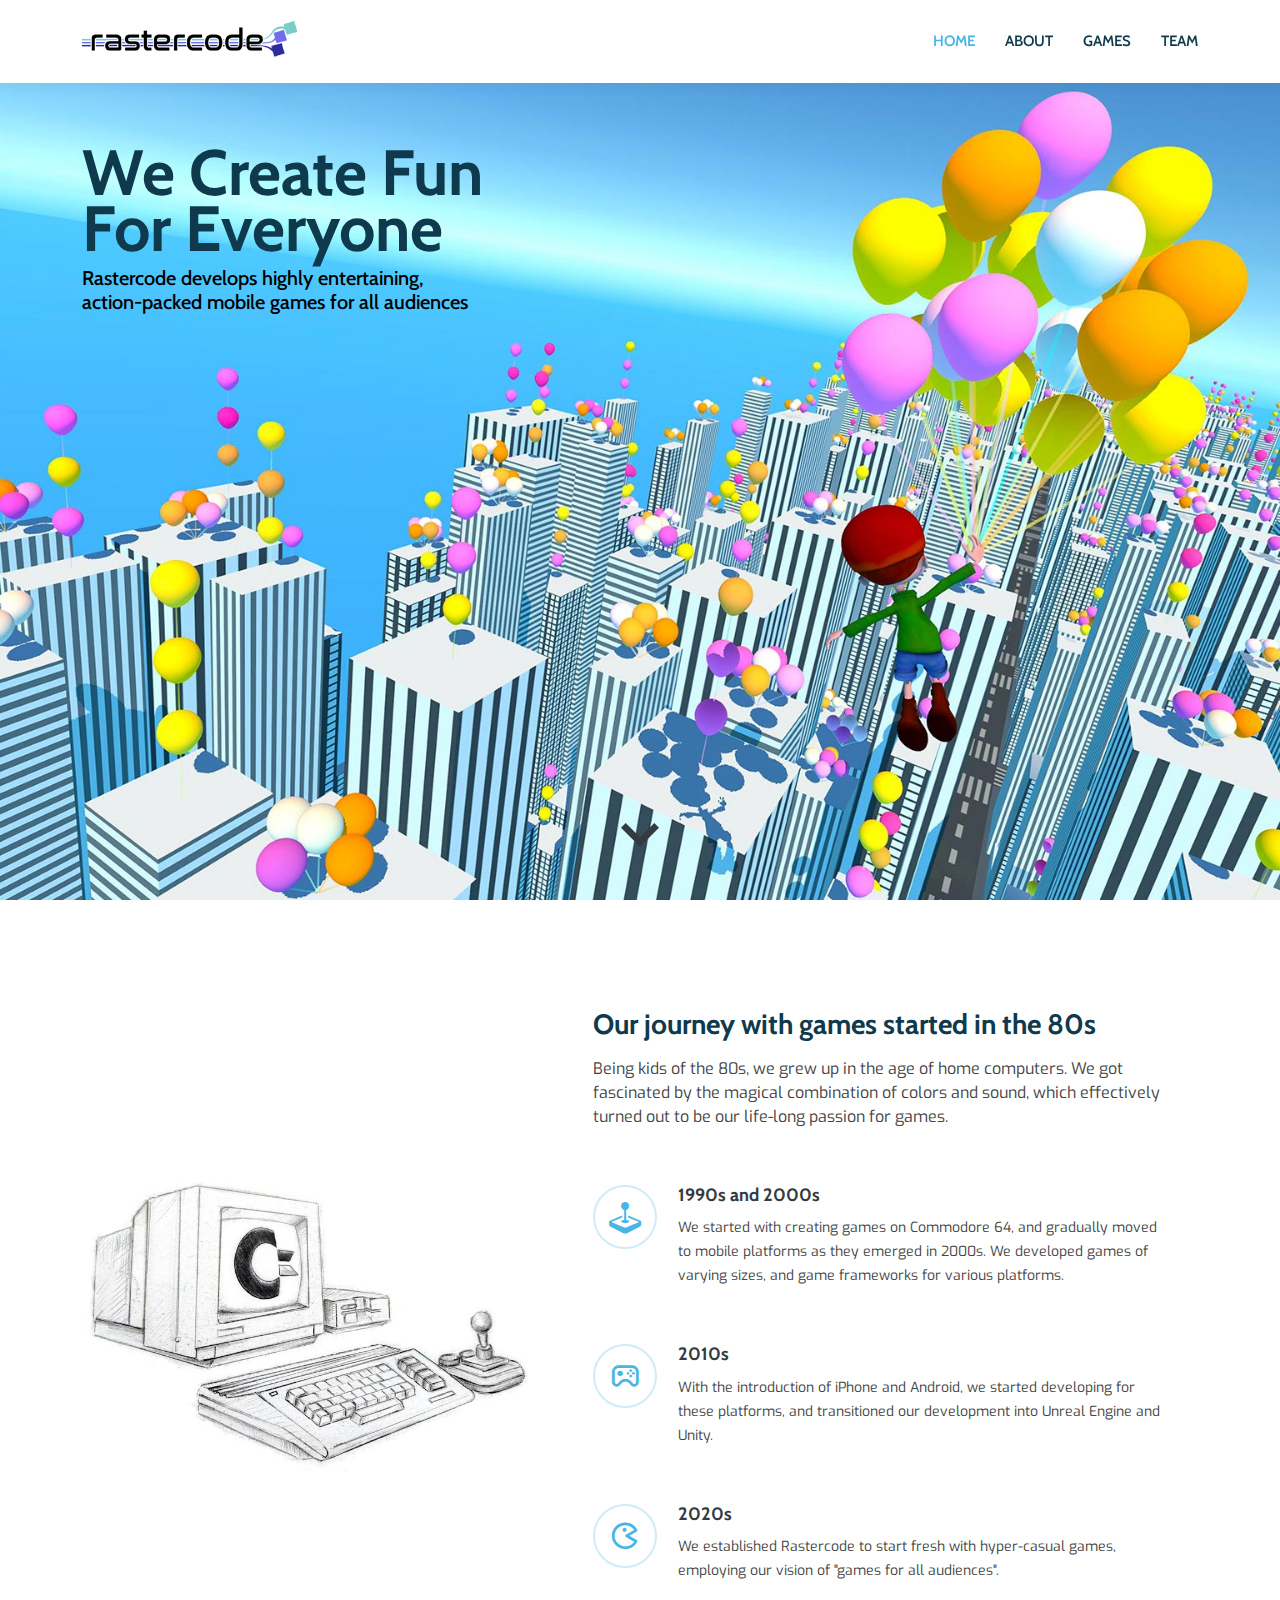
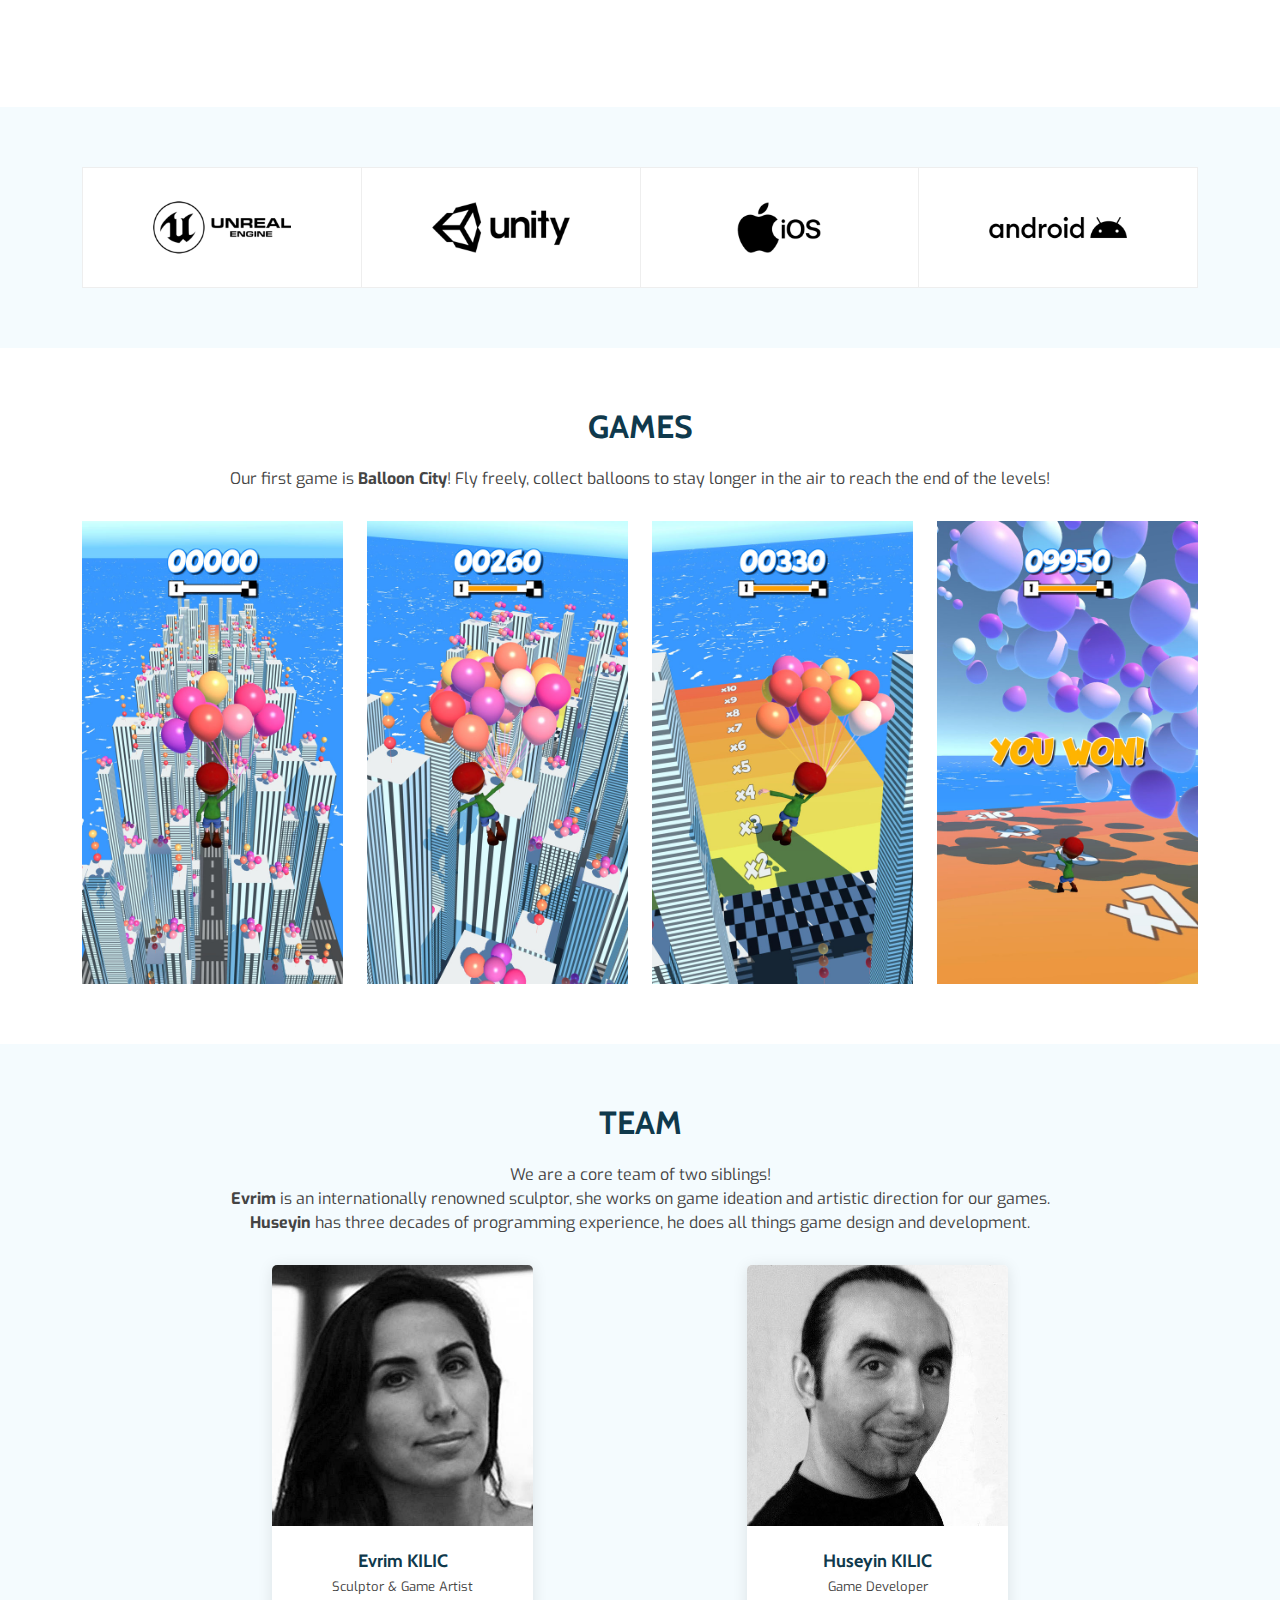
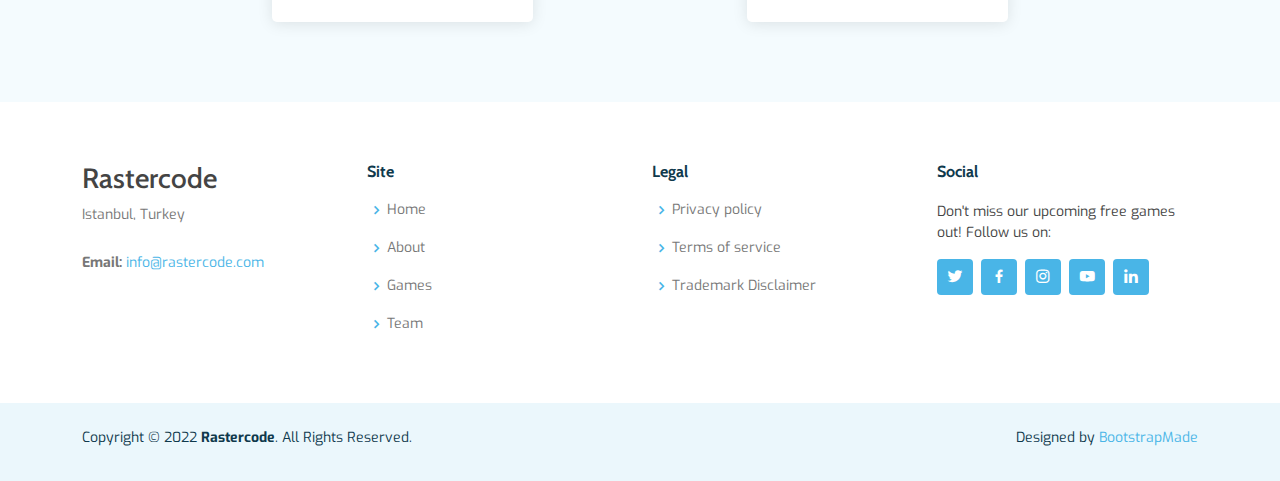
<file: index.html>
<!DOCTYPE html>
<html lang="en">

<head>
  <!-- Global site tag (gtag.js) - Google Analytics -->
  <script async src="https://www.googletagmanager.com/gtag/js?id=G-9CVNKBS6TQ"></script>
  <script>
    window.dataLayer = window.dataLayer || [];
    function gtag(){dataLayer.push(arguments);}
    gtag('js', new Date());

    gtag('config', 'G-9CVNKBS6TQ');
  </script>

  <meta charset="utf-8">
  <meta name="viewport" content="width=device-width, initial-scale=1.0">

  <title>Rastercode</title>
  <meta name="description"content="Mobile game studio developing highly entertaining, action-packed hyper-casual games for all audiences.">
  <meta name="keywords" content="hyper-casual, games, casual, action, mobile, android, iphone, ipad">

  <meta property="og:title" content="Rastercode">
  <meta property="og:type" content="website">
  <meta property="og:url" content="https://www.rastercode.com/">
  <meta property="og:image" content="https://www.rastercode.com/assets/img/ogimage.jpg">
  <meta property="og:description" content="Mobile game studio developing highly entertaining, action-packed hyper-casual games for all audiences.">

  <!-- Favicons -->
  <link href="assets/img/favicon.png" rel="icon">
  <link href="assets/img/apple-touch-icon.png" rel="apple-touch-icon">

  <!-- Google Fonts -->
  <link rel="preconnect" href="https://fonts.googleapis.com">
  <link rel="preconnect" href="https://fonts.gstatic.com" crossorigin>
  <link href="https://fonts.googleapis.com/css?family=Exo:400,700|Cabin:400,700" rel="stylesheet">

  <!-- Vendor CSS Files -->
  <link href="assets/vendor/bootstrap/css/bootstrap.min.css" rel="stylesheet">
  <link href="assets/vendor/bootstrap-icons/bootstrap-icons.css" rel="stylesheet">
  <link href="assets/vendor/boxicons/css/boxicons.min.css" rel="stylesheet">
  <link href="assets/vendor/glightbox/css/glightbox.min.css" rel="stylesheet">
  <link href="assets/vendor/swiper/swiper-bundle.min.css" rel="stylesheet">

  <!-- Template Main CSS File -->
  <link href="assets/css/style.css" rel="stylesheet">

  <!-- =======================================================
  * Template Name: Butterfly - v4.7.0
  * Template URL: https://bootstrapmade.com/butterfly-free-bootstrap-theme/
  * Author: BootstrapMade.com
  * License: https://bootstrapmade.com/license/
  ======================================================== -->
</head>

<body>

  <!-- ======= Header ======= -->
  <header id="header" class="fixed-top">
    <div class="container d-flex align-items-center justify-content-between">

      <a href="index.html" class="logo"><img src="assets/img/logo.png" alt="Rastercode logo" class="img-fluid"></a>

      <nav id="navbar" class="navbar">
        <ul>
          <li><a class="nav-link scrollto active" href="index.html#hero">Home</a></li>
          <li><a class="nav-link scrollto" href="index.html#about">About</a></li>
          <li><a class="nav-link scrollto" href="index.html#gallery">Games</a></li>
          <li><a class="nav-link scrollto" href="index.html#team">Team</a></li>
        </ul>
        <i class="bi bi-list mobile-nav-toggle"></i>
      </nav><!-- .navbar -->

    </div>
  </header><!-- End Header -->

  <!-- ======= Hero Section ======= -->
  <section id="hero" class="d-flex">

    <div class="container">
      <div class="row">
        <div class="col-lg-12 pt-4 pt-lg-0 order-2 order-lg-1 d-flex flex-column justify-content-center">
          <h1>We Create Fun <br>For Everyone</h1>
          <h2>Rastercode develops highly entertaining, <br>action-packed mobile games for all audiences</h2>
        </div>
      </div>
      <div class="position-absolute bottom-0 start-50 translate-middle-x down-arrow">
        <a class="scrollto" href="index.html#about"><i class="bx bx-chevron-down"></i></a>
      </div>
    </div>

  </section><!-- End Hero -->

  <main id="main">

    <!-- ======= About Section ======= -->
    <section id="about" class="about">
      <div class="container">

        <div class="row">
          <div class="col-xl-5 col-lg-6 d-flex align-items-center">
            <img src="assets/img/about.jpg" alt="About Rastercode" class="img-fluid">
          </div>

          <div class="col-xl-7 col-lg-6 icon-boxes d-flex flex-column align-items-stretch justify-content-center py-sm-1 py-md-3 py-lg-5 px-lg-5">
            <h3>Our journey with games started in the 80s</h3>
            <p>Being kids of the 80s, we grew up in the age of home computers. We got fascinated by the magical combination of colors and sound, which effectively turned out to be our life-long passion for games.</p>

            <div class="icon-box">
              <div class="icon"><i class="bx bi-joystick"></i></div>
              <h4 class="title"><a href="">1990s and 2000s</a></h4>
              <p class="description">We started with creating games on Commodore 64, and gradually moved to mobile platforms as they emerged in 2000s. We developed games of varying sizes, and game frameworks for various platforms.</p>
            </div>

            <div class="icon-box">
              <div class="icon"><i class="bx bx-joystick"></i></div>
              <h4 class="title"><a href="">2010s</a></h4>
              <p class="description">With the introduction of iPhone and Android, we started developing for these platforms, and transitioned our development into Unreal Engine and Unity.</p>
            </div>

            <div class="icon-box">
              <div class="icon"><i class="bx bx-game"></i></div>
              <h4 class="title"><a href="">2020s</a></h4>
              <p class="description">We established Rastercode to start fresh with hyper-casual games, employing our vision of "games for all audiences".</p>
            </div>

          </div>
        </div>

      </div>
    </section><!-- End About Section -->

    <!-- ======= Clients Section ======= -->
    <section id="clients" class="clients section-bg">
      <div class="container">

        <div class="row g-0 clients-wrap clearfix wow fadeInUp">

          <div class="col-lg-3 col-6">
            <div class="client-logo">
              <img src="assets/img/clients/unreal.png" class="img-fluid" alt="Unreal Engine logo">
            </div>
          </div>

          <div class="col-lg-3 col-6">
            <div class="client-logo">
              <img src="assets/img/clients/unity.png" class="img-fluid" alt="Unity logo">
            </div>
          </div>

          <div class="col-lg-3 col-6">
            <div class="client-logo">
              <img src="assets/img/clients/ios.png" class="img-fluid" alt="iOS logo">
            </div>
          </div>

          <div class="col-lg-3 col-6">
            <div class="client-logo">
              <img src="assets/img/clients/android.png" class="img-fluid" alt="Android logo">
            </div>
          </div>

        </div>

      </div>
    </section><!-- End Clients Section -->

    <!-- ======= Gallery Section ======= -->
    <section id="gallery" class="gallery">
      <div class="container">

        <div class="section-title">
          <h2>Games</h2>
          <p>Our first game is <strong>Balloon City</strong>! Fly freely, collect balloons to stay longer in the air to reach the end of the levels!</p>
        </div>

        <div class="row no-gutters text-center">

          <div class="col-lg-3 col-md-4">
            <div class="gallery-item">
              <a href="assets/img/gallery/balloon_city_1.jpg" class="galleery-lightbox" data-gallery="gallery-item">
                <img src="assets/img/gallery/balloon_city_1.jpg" alt="Balloon City screenshot" class="img-fluid">
              </a>
            </div>
          </div>

          <div class="col-lg-3 col-md-4">
            <div class="gallery-item">
              <a href="assets/img/gallery/balloon_city_2.jpg" class="galleery-lightbox" data-gallery="gallery-item">
                <img src="assets/img/gallery/balloon_city_2.jpg" alt="Balloon City screenshot" class="img-fluid">
              </a>
            </div>
          </div>

          <div class="col-lg-3 col-md-4">
            <div class="gallery-item">
              <a href="assets/img/gallery/balloon_city_3.jpg" class="galleery-lightbox" data-gallery="gallery-item">
                <img src="assets/img/gallery/balloon_city_3.jpg" alt="Balloon City screenshot" class="img-fluid">
              </a>
            </div>
          </div>

          <div class="col-lg-3 col-md-4">
            <div class="gallery-item">
              <a href="assets/img/gallery/balloon_city_4.jpg" class="galleery-lightbox" data-gallery="gallery-item">
                <img src="assets/img/gallery/balloon_city_4.jpg" alt="Balloon City screenshot" class="img-fluid">
              </a>
            </div>
          </div>

        </div>

      </div>
    </section><!-- End Gallery Section -->

    <!-- ======= Team Section ======= -->
    <section id="team" class="team section-bg">
      <div class="container">

        <div class="section-title">
          <h2>Team</h2>
          <p>We are a core team of two siblings!</p>
          <p><strong>Evrim</strong> is an internationally renowned sculptor, she works on game ideation and artistic direction for our games.</p>
          <p><strong>Huseyin</strong> has three decades of programming experience, he does all things game design and development.</p>
        </div>

        <div class="row justify-content-evenly">

            <div class="col-lg-3 col-md-6 d-flex align-items-stretch">
              <div class="member">
                <div class="member-img">
                  <img src="assets/img/team/evrim_kilic.jpg" class="img-fluid" alt="Evrim Kilic">
                  <div class="social">
                    <a href="https://www.instagram.com/evrim_kilic"><i class="bi bi-instagram"></i></a>
                  </div>
                </div>
                <div class="member-info text-center">
                  <h4>Evrim KILIC</h4>
                  <span>Sculptor & Game Artist</span>
                </div>
              </div>
            </div>

            <div class="col-lg-3 col-md-6 d-flex align-items-stretch">
              <div class="member">
                <div class="member-img">
                  <img src="assets/img/team/huseyin_kilic.jpg" class="img-fluid" alt="Huseyin Kilic">
                  <div class="social">
                    <a href="https://twitter.com/huseyin_kilic"><i class="bi bi-twitter"></i></a>
                    <a href="https://www.linkedin.com/in/kilic-huseyin"><i class="bi bi-linkedin"></i></a>
                  </div>
                </div>
                <div class="member-info text-center">
                  <h4>Huseyin KILIC</h4>
                  <span>Game Developer</span>
                </div>
              </div>
            </div>

        </div>

      </div>
    </section><!-- End Team Section -->

  </main><!-- End #main -->

  <!-- ======= Footer ======= -->
  <footer id="footer">

    <div class="footer-top">
      <div class="container">
        <div class="row">

          <div class="col-lg-3 col-md-6 footer-contact">
            <h3>Rastercode</h3>
            <p>
              Istanbul, Turkey<br><br>
              <strong>Email:</strong> <a href="mailto:info@rastercode.com">info@rastercode.com</a><br>
            </p>
          </div>

          <div class="col-lg-3 col-md-6 footer-links">
            <h4>Site</h4>
            <ul>
              <li><i class="bx bx-chevron-right"></i> <a href="index.html#hero">Home</a></li>
              <li><i class="bx bx-chevron-right"></i> <a href="index.html#about">About</a></li>
              <li><i class="bx bx-chevron-right"></i> <a href="index.html#gallery">Games</a></li>
              <li><i class="bx bx-chevron-right"></i> <a href="index.html#Team">Team</a></li>
           </ul>
          </div>

          <div class="col-lg-3 col-md-6 footer-links">
            <h4>Legal</h4>
            <ul>
              <li><i class="bx bx-chevron-right"></i> <a href="privacy.html">Privacy policy</a></li>
              <li><i class="bx bx-chevron-right"></i> <a href="terms.html">Terms of service</a></li>
              <li><i class="bx bx-chevron-right"></i> <a href="disclaimer.html">Trademark Disclaimer</a></li>
            </ul>
          </div>

          <div class="col-lg-3 col-md-6 footer-links">
            <h4>Social</h4>
            <p>Don't miss our upcoming free games out! Follow us on:</p>
            <div class="social-links mt-3">
              <a href="https://twitter.com/rastercode" class="twitter"><i class="bx bxl-twitter"></i></a>
              <a href="https://www.facebook.com/rastercode" class="facebook"><i class="bx bxl-facebook"></i></a>
              <a href="https://www.instagram.com/rastercode" class="instagram"><i class="bx bxl-instagram"></i></a>
              <a href="https://www.youtube.com/channel/UCrK_VNwwLofwg_6Gn7TSOvg" class="youtube"><i class="bx bxl-youtube"></i></a>
              <a href="https://www.linkedin.com/company/rastercode/" class="linkedin"><i class="bx bxl-linkedin"></i></a>
            </div>
          </div>

        </div>
      </div>
    </div>

    <div class="container py-4">
      <div class="copyright">
        Copyright &copy; 2022 <strong><span>Rastercode</span></strong>. All Rights Reserved.
      </div>
      <div class="credits">
        <!-- All the links in the footer should remain intact. -->
        <!-- You can delete the links only if you purchased the pro version. -->
        <!-- Licensing information: https://bootstrapmade.com/license/ -->
        <!-- Purchase the pro version with working PHP/AJAX contact form: https://bootstrapmade.com/butterfly-free-bootstrap-theme/ -->
        Designed by <a href="https://bootstrapmade.com/">BootstrapMade</a>
      </div>
    </div>
  </footer><!-- End Footer -->

  <a href="#" class="back-to-top d-flex align-items-center justify-content-center"><i class="bi bi-arrow-up-short"></i></a>

  <!-- Vendor JS Files -->
  <script src="assets/vendor/bootstrap/js/bootstrap.bundle.min.js"></script>
  <script src="assets/vendor/glightbox/js/glightbox.min.js"></script>
  <script src="assets/vendor/swiper/swiper-bundle.min.js"></script>

  <!-- Template Main JS File -->
  <script src="assets/js/main.js"></script>

</body>

</html>
</file>
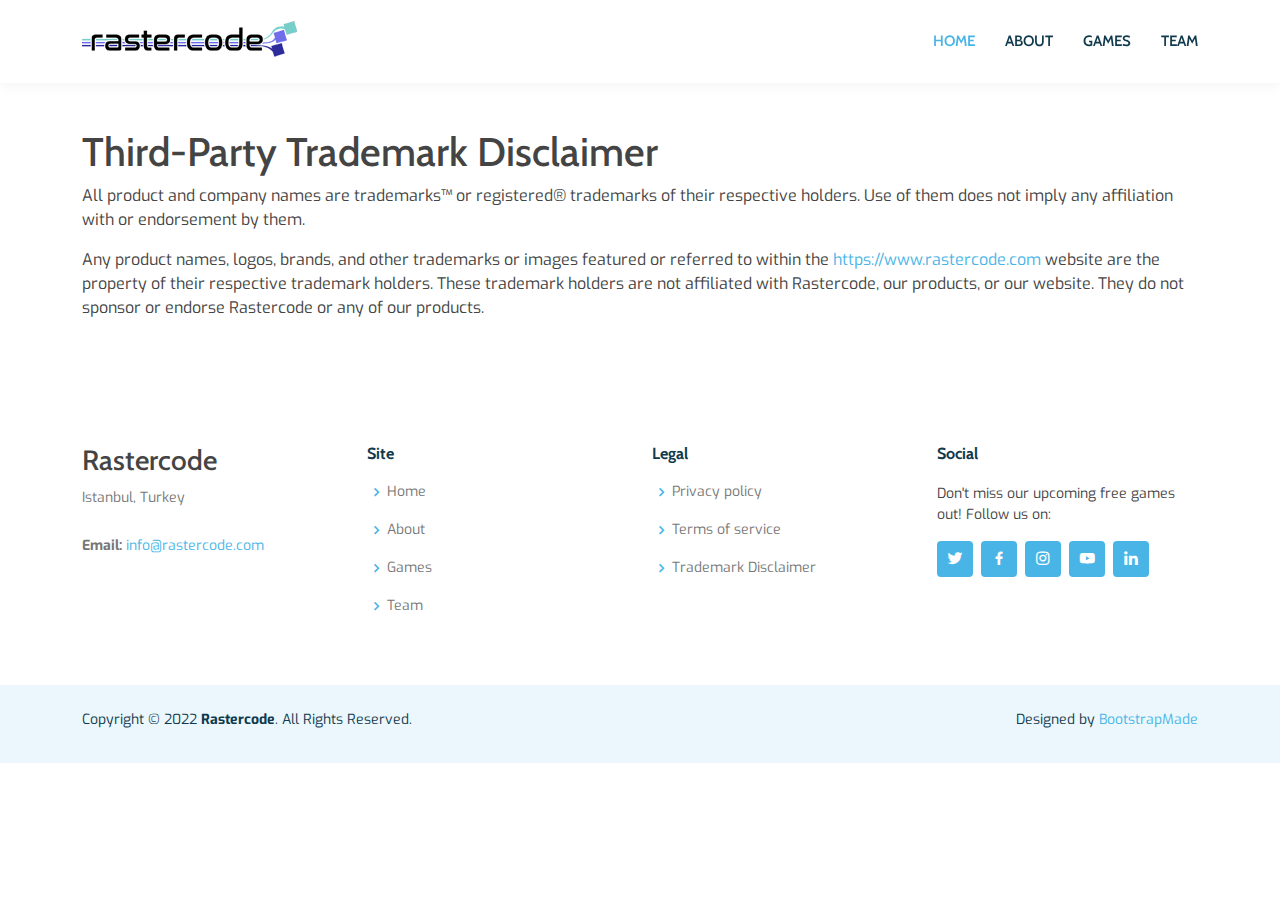
<file: disclaimer.html>
<!DOCTYPE html>
<html lang="en">

<head>
  <!-- Global site tag (gtag.js) - Google Analytics -->
  <script async src="https://www.googletagmanager.com/gtag/js?id=G-9CVNKBS6TQ"></script>
  <script>
    window.dataLayer = window.dataLayer || [];
    function gtag(){dataLayer.push(arguments);}
    gtag('js', new Date());

    gtag('config', 'G-9CVNKBS6TQ');
  </script>

  <meta charset="utf-8">
  <meta name="viewport" content="width=device-width, initial-scale=1.0">

  <title>Rastercode Disclaimer</title>

  <!-- Favicons -->
  <link href="assets/img/favicon.png" rel="icon">
  <link href="assets/img/apple-touch-icon.png" rel="apple-touch-icon">

  <!-- Google Fonts -->
  <link rel="preconnect" href="https://fonts.googleapis.com">
  <link rel="preconnect" href="https://fonts.gstatic.com" crossorigin>
  <link href="https://fonts.googleapis.com/css?family=Exo:400,400i,700,700i|Cabin:400,400i,700,700i" rel="stylesheet">

  <!-- Vendor CSS Files -->
  <link href="assets/vendor/bootstrap/css/bootstrap.min.css" rel="stylesheet">
  <link href="assets/vendor/bootstrap-icons/bootstrap-icons.css" rel="stylesheet">
  <link href="assets/vendor/boxicons/css/boxicons.min.css" rel="stylesheet">

  <!-- Template Main CSS File -->
  <link href="assets/css/style.css" rel="stylesheet">

  <!-- =======================================================
  * Template Name: Butterfly - v4.7.0
  * Template URL: https://bootstrapmade.com/butterfly-free-bootstrap-theme/
  * Author: BootstrapMade.com
  * License: https://bootstrapmade.com/license/
  ======================================================== -->
</head>

<body>

  <!-- ======= Header ======= -->
  <header id="header" class="fixed-top">
    <div class="container d-flex align-items-center justify-content-between">

      <a href="index.html" class="logo"><img src="assets/img/logo.png" alt="" class="img-fluid"></a>

      <nav id="navbar" class="navbar">
        <ul>
          <li><a class="nav-link scrollto active" href="index.html#hero">Home</a></li>
          <li><a class="nav-link scrollto" href="index.html#about">About</a></li>
          <li><a class="nav-link scrollto" href="index.html#gallery">Games</a></li>
          <li><a class="nav-link scrollto" href="index.html#team">Team</a></li>
        </ul>
        <i class="bi bi-list mobile-nav-toggle"></i>
      </nav><!-- .navbar -->

    </div>
  </header><!-- End Header -->

  <main id="main">
    <div class="container">

    <div class="col-12" style="margin-top: 5em; padding: 3em 0em;">

        <h1>Third-Party Trademark Disclaimer</h1>

        <p>All product and company names are trademarks™ or registered® trademarks of their respective holders. Use of them does not imply any affiliation with or endorsement by them.</p>

        <p>Any product names, logos, brands, and other trademarks or images featured or referred to within the <a href="https://www.rastercode.com">https://www.rastercode.com</a> website are the property of their respective trademark holders. These trademark holders are not affiliated with Rastercode, our products, or our website. They do not sponsor or endorse Rastercode or any of our products.</p>

    </div>

    </div>
  </main><!-- End #main -->

  <!-- ======= Footer ======= -->
  <footer id="footer">

    <div class="footer-top">
      <div class="container">
        <div class="row">

          <div class="col-lg-3 col-md-6 footer-contact">
            <h3>Rastercode</h3>
            <p>
              Istanbul, Turkey<br><br>
              <strong>Email:</strong> <a href="mailto:info@rastercode.com">info@rastercode.com</a><br>
            </p>
          </div>

          <div class="col-lg-3 col-md-6 footer-links">
            <h4>Site</h4>
            <ul>
              <li><i class="bx bx-chevron-right"></i> <a href="index.html#hero">Home</a></li>
              <li><i class="bx bx-chevron-right"></i> <a href="index.html#about">About</a></li>
              <li><i class="bx bx-chevron-right"></i> <a href="index.html#gallery">Games</a></li>
              <li><i class="bx bx-chevron-right"></i> <a href="index.html#Team">Team</a></li>
           </ul>
          </div>

          <div class="col-lg-3 col-md-6 footer-links">
            <h4>Legal</h4>
            <ul>
              <li><i class="bx bx-chevron-right"></i> <a href="privacy.html">Privacy policy</a></li>
              <li><i class="bx bx-chevron-right"></i> <a href="terms.html">Terms of service</a></li>
              <li><i class="bx bx-chevron-right"></i> <a href="disclaimer.html">Trademark Disclaimer</a></li>
            </ul>
          </div>

          <div class="col-lg-3 col-md-6 footer-links">
            <h4>Social</h4>
            <p>Don't miss our upcoming free games out! Follow us on:</p>
            <div class="social-links mt-3">
              <a href="https://twitter.com/rastercode" class="twitter"><i class="bx bxl-twitter"></i></a>
              <a href="https://www.facebook.com/rastercode" class="facebook"><i class="bx bxl-facebook"></i></a>
              <a href="https://www.instagram.com/rastercode" class="instagram"><i class="bx bxl-instagram"></i></a>
              <a href="https://www.youtube.com/channel/UCrK_VNwwLofwg_6Gn7TSOvg" class="youtube"><i class="bx bxl-youtube"></i></a>
              <a href="https://www.linkedin.com/company/rastercode/" class="linkedin"><i class="bx bxl-linkedin"></i></a>
            </div>
          </div>

        </div>
      </div>
    </div>

    <div class="container py-4">
      <div class="copyright">
        Copyright &copy; 2022 <strong><span>Rastercode</span></strong>. All Rights Reserved.
      </div>
      <div class="credits">
        <!-- All the links in the footer should remain intact. -->
        <!-- You can delete the links only if you purchased the pro version. -->
        <!-- Licensing information: https://bootstrapmade.com/license/ -->
        <!-- Purchase the pro version with working PHP/AJAX contact form: https://bootstrapmade.com/butterfly-free-bootstrap-theme/ -->
        Designed by <a href="https://bootstrapmade.com/">BootstrapMade</a>
      </div>
    </div>
  </footer><!-- End Footer -->

  <a href="#" class="back-to-top d-flex align-items-center justify-content-center"><i class="bi bi-arrow-up-short"></i></a>

  <!-- Vendor JS Files -->
  <script src="assets/vendor/bootstrap/js/bootstrap.bundle.min.js"></script>

  <!-- Template Main JS File -->
  <script src="assets/js/main.js"></script>

</body>

</html>
</file>
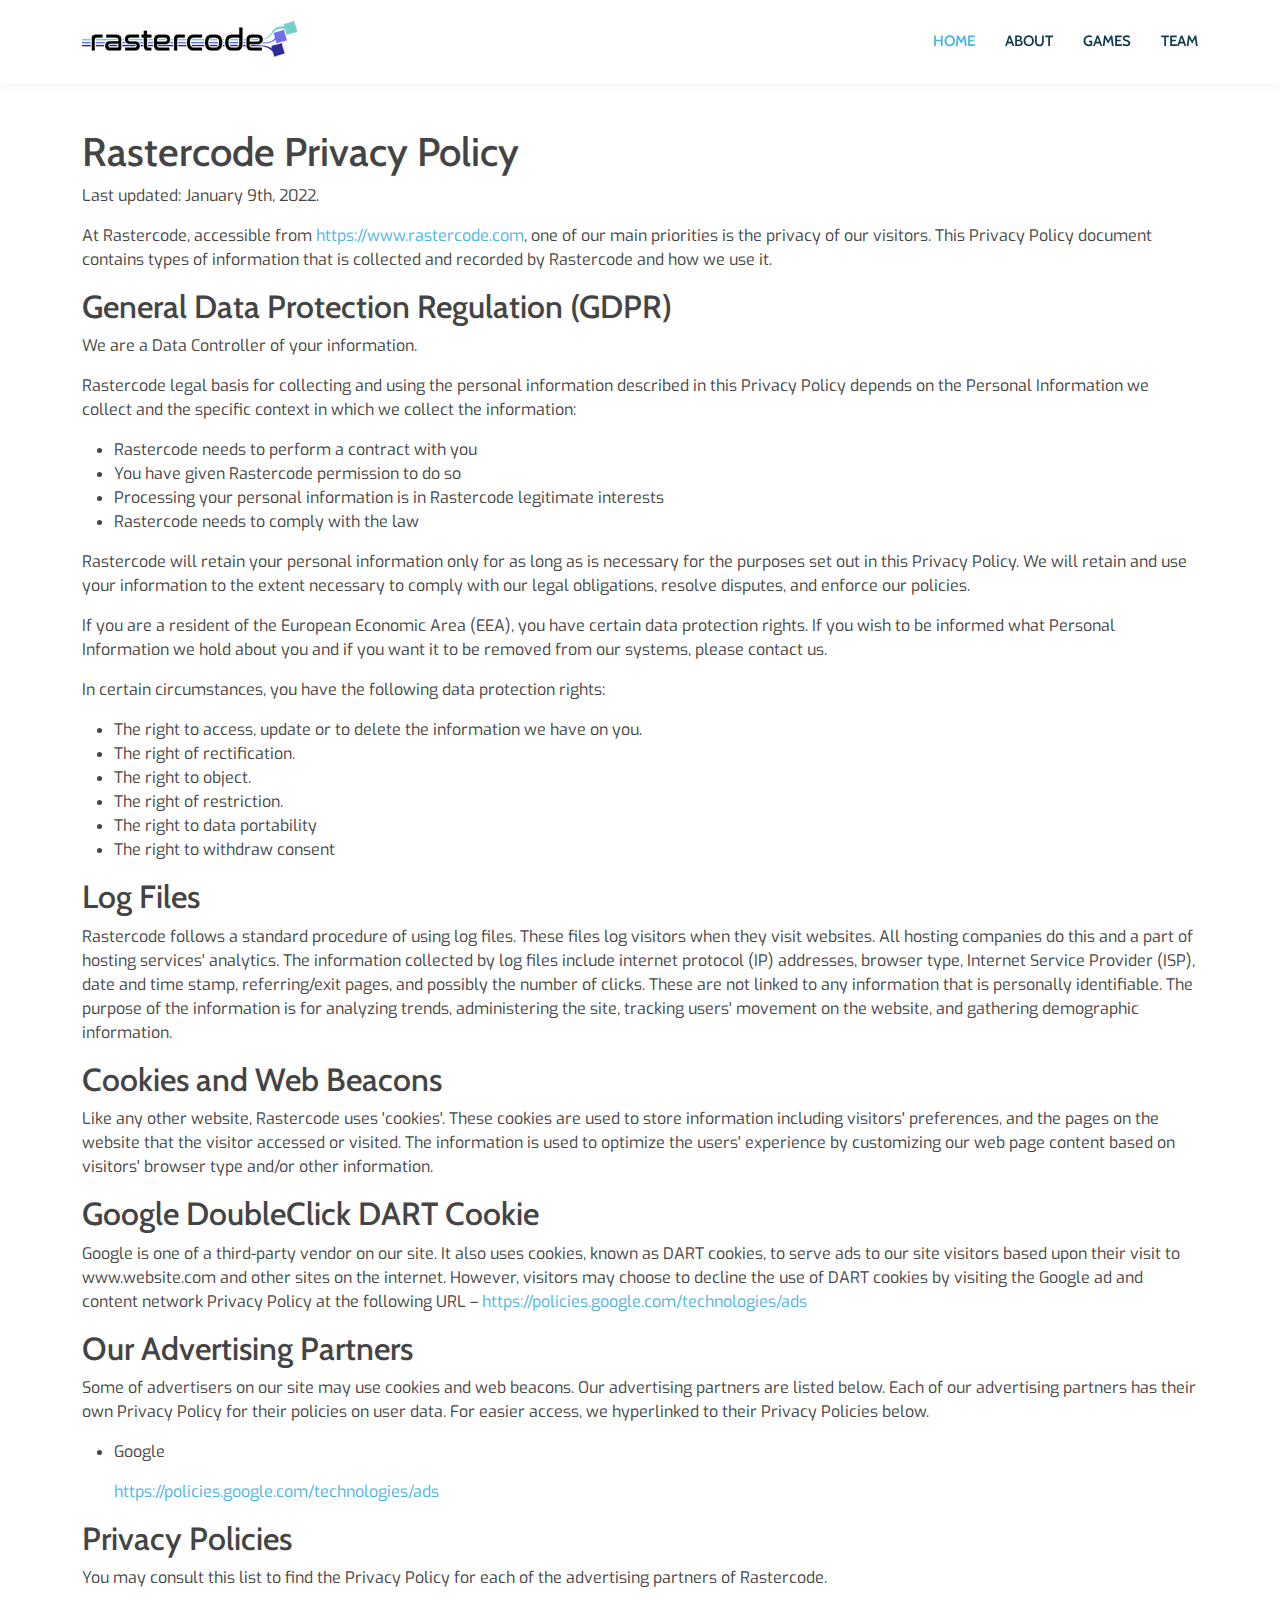
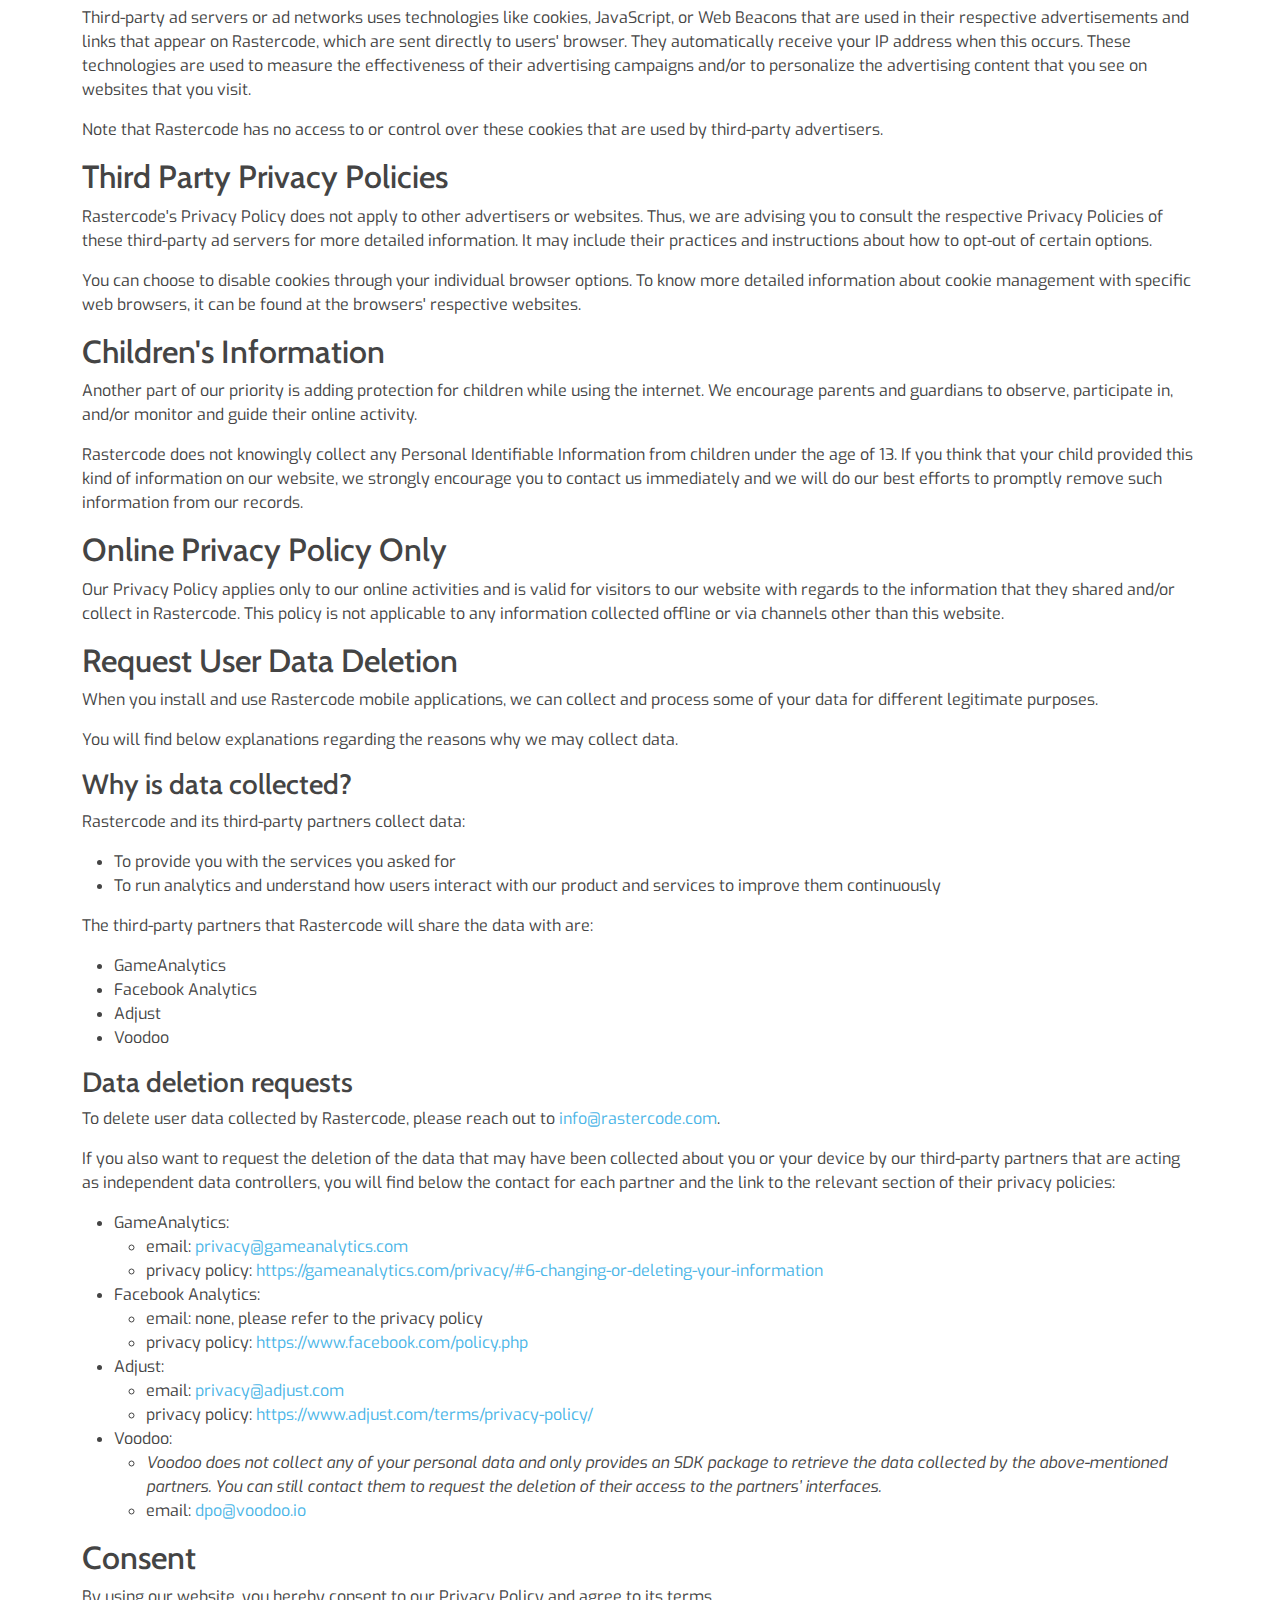
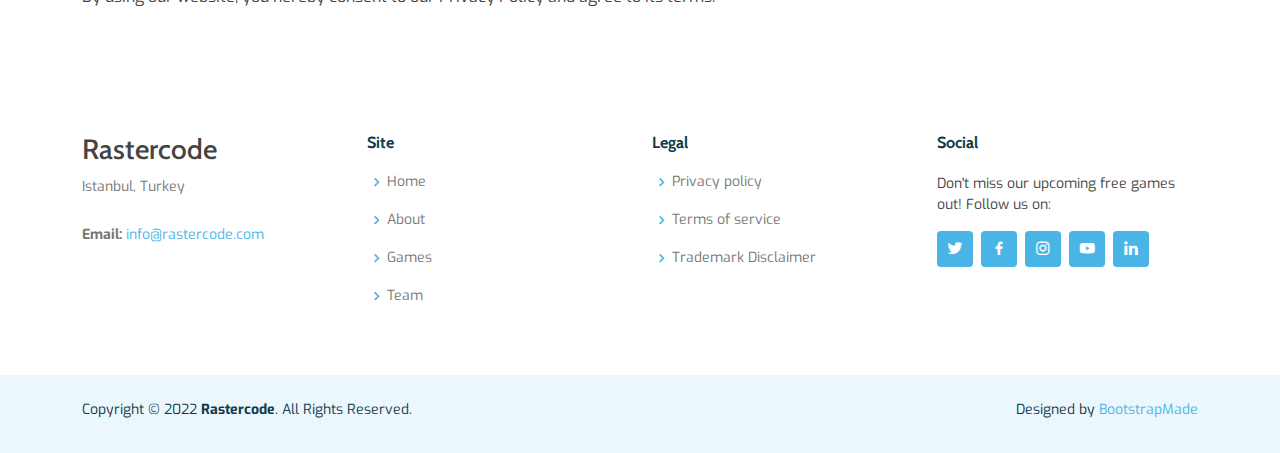
<file: privacy.html>
<!DOCTYPE html>
<html lang="en">

<head>
  <!-- Global site tag (gtag.js) - Google Analytics -->
  <script async src="https://www.googletagmanager.com/gtag/js?id=G-9CVNKBS6TQ"></script>
  <script>
    window.dataLayer = window.dataLayer || [];
    function gtag(){dataLayer.push(arguments);}
    gtag('js', new Date());

    gtag('config', 'G-9CVNKBS6TQ');
  </script>

  <meta charset="utf-8">
  <meta name="viewport" content="width=device-width, initial-scale=1.0">

  <title>Rastercode Privacy Policy</title>

  <!-- Favicons -->
  <link href="assets/img/favicon.png" rel="icon">
  <link href="assets/img/apple-touch-icon.png" rel="apple-touch-icon">

  <!-- Google Fonts -->
  <link rel="preconnect" href="https://fonts.googleapis.com">
  <link rel="preconnect" href="https://fonts.gstatic.com" crossorigin>
  <link href="https://fonts.googleapis.com/css?family=Exo:400,400i,700,700i|Cabin:400,400i,700,700i" rel="stylesheet">

  <!-- Vendor CSS Files -->
  <link href="assets/vendor/bootstrap/css/bootstrap.min.css" rel="stylesheet">
  <link href="assets/vendor/bootstrap-icons/bootstrap-icons.css" rel="stylesheet">
  <link href="assets/vendor/boxicons/css/boxicons.min.css" rel="stylesheet">

  <!-- Template Main CSS File -->
  <link href="assets/css/style.css" rel="stylesheet">

  <!-- =======================================================
  * Template Name: Butterfly - v4.7.0
  * Template URL: https://bootstrapmade.com/butterfly-free-bootstrap-theme/
  * Author: BootstrapMade.com
  * License: https://bootstrapmade.com/license/
  ======================================================== -->
</head>

<body>

  <!-- ======= Header ======= -->
  <header id="header" class="fixed-top">
    <div class="container d-flex align-items-center justify-content-between">

      <a href="index.html" class="logo"><img src="assets/img/logo.png" alt="" class="img-fluid"></a>

      <nav id="navbar" class="navbar">
        <ul>
          <li><a class="nav-link scrollto active" href="index.html#hero">Home</a></li>
          <li><a class="nav-link scrollto" href="index.html#about">About</a></li>
          <li><a class="nav-link scrollto" href="index.html#gallery">Games</a></li>
          <li><a class="nav-link scrollto" href="index.html#team">Team</a></li>
        </ul>
        <i class="bi bi-list mobile-nav-toggle"></i>
      </nav><!-- .navbar -->

    </div>
  </header><!-- End Header -->

  <main id="main">
    <div class="container">

    <div class="col-12" style="margin-top: 5em; padding: 3em 0em;">

        <!-- Privacy Policy was generated with the help of <a href="https://www.gdprprivacynotice.com/">GDPR Privacy Policy Generator from GDPRPrivacyNotice.com</a> -->

        <h1>Rastercode Privacy Policy</h1>

        <p>Last updated: January 9th, 2022.</p>

        <p>At Rastercode, accessible from <a href="https://www.rastercode.com/">https://www.rastercode.com</a>, one of our main priorities is the privacy of our visitors. This Privacy Policy document contains types of information that is collected and recorded
            by Rastercode and how we use it.</p>

        <h2>General Data Protection Regulation (GDPR)</h2>
        <p>We are a Data Controller of your information.</p>

        <p>Rastercode legal basis for collecting and using the personal information described in this Privacy Policy depends on the Personal Information we collect and the specific context in which we collect the information:</p>
        <ul>
            <li>Rastercode needs to perform a contract with you</li>
            <li>You have given Rastercode permission to do so</li>
            <li>Processing your personal information is in Rastercode legitimate interests</li>
            <li>Rastercode needs to comply with the law</li>
        </ul>

        <p>Rastercode will retain your personal information only for as long as is necessary for the purposes set out in this Privacy Policy. We will retain and use your information to the extent necessary to comply with our legal obligations, resolve disputes,
            and enforce our policies.</p>

        <p>If you are a resident of the European Economic Area (EEA), you have certain data protection rights. If you wish to be informed what Personal Information we hold about you and if you want it to be removed from our systems, please contact us.</p>
        <p>In certain circumstances, you have the following data protection rights:</p>
        <ul>
            <li>The right to access, update or to delete the information we have on you.</li>
            <li>The right of rectification.</li>
            <li>The right to object.</li>
            <li>The right of restriction.</li>
            <li>The right to data portability</li>
            <li>The right to withdraw consent</li>
        </ul>

        <h2>Log Files</h2>

        <p>Rastercode follows a standard procedure of using log files. These files log visitors when they visit websites. All hosting companies do this and a part of hosting services' analytics. The information collected by log files include internet protocol
            (IP) addresses, browser type, Internet Service Provider (ISP), date and time stamp, referring/exit pages, and possibly the number of clicks. These are not linked to any information that is personally identifiable. The purpose of the information
            is for analyzing trends, administering the site, tracking users' movement on the website, and gathering demographic information.</p>

        <h2>Cookies and Web Beacons</h2>

        <p>Like any other website, Rastercode uses 'cookies'. These cookies are used to store information including visitors' preferences, and the pages on the website that the visitor accessed or visited. The information is used to optimize the users' experience
            by customizing our web page content based on visitors' browser type and/or other information.</p>

        <h2>Google DoubleClick DART Cookie</h2>

        <p>Google is one of a third-party vendor on our site. It also uses cookies, known as DART cookies, to serve ads to our site visitors based upon their visit to www.website.com and other sites on the internet. However, visitors may choose to decline
            the use of DART cookies by visiting the Google ad and content network Privacy Policy at the following URL – <a href="https://policies.google.com/technologies/ads">https://policies.google.com/technologies/ads</a></p>

        <h2>Our Advertising Partners</h2>

        <p>Some of advertisers on our site may use cookies and web beacons. Our advertising partners are listed below. Each of our advertising partners has their own Privacy Policy for their policies on user data. For easier access, we hyperlinked to their
            Privacy Policies below.</p>

        <ul>
            <li>
                <p>Google</p>
                <p><a href="https://policies.google.com/technologies/ads">https://policies.google.com/technologies/ads</a></p>
            </li>
        </ul>

        <h2>Privacy Policies</h2>

        <P>You may consult this list to find the Privacy Policy for each of the advertising partners of Rastercode.</p>

        <p>Third-party ad servers or ad networks uses technologies like cookies, JavaScript, or Web Beacons that are used in their respective advertisements and links that appear on Rastercode, which are sent directly to users' browser. They automatically
            receive your IP address when this occurs. These technologies are used to measure the effectiveness of their advertising campaigns and/or to personalize the advertising content that you see on websites that you visit.</p>

        <p>Note that Rastercode has no access to or control over these cookies that are used by third-party advertisers.</p>

        <h2>Third Party Privacy Policies</h2>

        <p>Rastercode's Privacy Policy does not apply to other advertisers or websites. Thus, we are advising you to consult the respective Privacy Policies of these third-party ad servers for more detailed information. It may include their practices and
            instructions about how to opt-out of certain options. </p>

        <p>You can choose to disable cookies through your individual browser options. To know more detailed information about cookie management with specific web browsers, it can be found at the browsers' respective websites.</p>

        <h2>Children's Information</h2>

        <p>Another part of our priority is adding protection for children while using the internet. We encourage parents and guardians to observe, participate in, and/or monitor and guide their online activity.</p>

        <p>Rastercode does not knowingly collect any Personal Identifiable Information from children under the age of 13. If you think that your child provided this kind of information on our website, we strongly encourage you to contact us immediately and
            we will do our best efforts to promptly remove such information from our records.</p>

        <h2>Online Privacy Policy Only</h2>

        <p>Our Privacy Policy applies only to our online activities and is valid for visitors to our website with regards to the information that they shared and/or collect in Rastercode. This policy is not applicable to any information collected offline
            or via channels other than this website.</p>




        <h2>Request User Data Deletion</h2>

        <p>When you install and use Rastercode mobile applications, we can collect and process some of your data for different legitimate purposes.</p>

        <p>You will find below explanations regarding the reasons why we may collect data.</p>

        <h3>Why is data collected?</h3>

        <p>Rastercode and its third-party partners collect data:</p>

        <ul>
            <li>To provide you with the services you asked for</li>
            <li>To run analytics and understand how users interact with our product and services to improve them continuously</li>
        </ul>

        <p>The third-party partners that Rastercode will share the data with are:</p>

        <ul>
            <li>GameAnalytics</li>
            <li>Facebook Analytics</li>
            <li>Adjust</li>
            <li>Voodoo</li>
        </ul>

        <h3>Data deletion requests</h3>

        <p>To delete user data collected by Rastercode, please reach out to <a href="mailto:info@rastercode.com">info@rastercode.com</a>.
            <p>

                <p>If you also want to request the deletion of the data that may have been collected about you or your device by our third-party partners that are acting as independent data controllers, you will find below the contact for each partner and
                    the link to the relevant section of their privacy policies:</p>

                <ul>
                    <li>GameAnalytics:
                        <ul>
                            <li>email: <a href="mailto:privacy@gameanalytics.com">privacy@gameanalytics.com</a></li>
                            <li>privacy policy: <a href="https://gameanalytics.com/privacy/#6-changing-or-deleting-your-information">https://gameanalytics.com/privacy/#6-changing-or-deleting-your-information</a></li>
                        </ul>
                    </li>
                    <li>Facebook Analytics:
                        <ul>
                            <li>email: none, please refer to the privacy policy</li>
                            <li>privacy policy: <a href="https://www.facebook.com/policy.php">https://www.facebook.com/policy.php</a></li>
                        </ul>
                    </li>
                    <li>Adjust:
                        <ul>
                            <li>email: <a href="mailto:privacy@adjust.com">privacy@adjust.com</a></li>
                            <li>privacy policy: <a href="https://www.adjust.com/terms/privacy-policy/">https://www.adjust.com/terms/privacy-policy/</a></li>
                        </ul>
                    </li>
                    <li>Voodoo:
                        <ul>
                            <li><i>Voodoo does not collect any of your personal data and only provides an SDK package to retrieve the data collected by the above-mentioned partners. You can still contact them to request the deletion of their access to the partners’ interfaces.</i></li>
                            <li>email: <a href="mailto:dpo@voodoo.io">dpo@voodoo.io</a></li>
                        </ul>
                    </li>
                </ul>

                <h2>Consent</h2>

                <p>By using our website, you hereby consent to our Privacy Policy and agree to its terms.</p>

    </div>

    </div>
  </main><!-- End #main -->

  <!-- ======= Footer ======= -->
  <footer id="footer">

    <div class="footer-top">
      <div class="container">
        <div class="row">

          <div class="col-lg-3 col-md-6 footer-contact">
            <h3>Rastercode</h3>
            <p>
              Istanbul, Turkey<br><br>
              <strong>Email:</strong> <a href="mailto:info@rastercode.com">info@rastercode.com</a><br>
            </p>
          </div>

          <div class="col-lg-3 col-md-6 footer-links">
            <h4>Site</h4>
            <ul>
              <li><i class="bx bx-chevron-right"></i> <a href="index.html#hero">Home</a></li>
              <li><i class="bx bx-chevron-right"></i> <a href="index.html#about">About</a></li>
              <li><i class="bx bx-chevron-right"></i> <a href="index.html#gallery">Games</a></li>
              <li><i class="bx bx-chevron-right"></i> <a href="index.html#Team">Team</a></li>
           </ul>
          </div>

          <div class="col-lg-3 col-md-6 footer-links">
            <h4>Legal</h4>
            <ul>
              <li><i class="bx bx-chevron-right"></i> <a href="privacy.html">Privacy policy</a></li>
              <li><i class="bx bx-chevron-right"></i> <a href="terms.html">Terms of service</a></li>
              <li><i class="bx bx-chevron-right"></i> <a href="disclaimer.html">Trademark Disclaimer</a></li>
            </ul>
          </div>

          <div class="col-lg-3 col-md-6 footer-links">
            <h4>Social</h4>
            <p>Don't miss our upcoming free games out! Follow us on:</p>
            <div class="social-links mt-3">
              <a href="https://twitter.com/rastercode" class="twitter"><i class="bx bxl-twitter"></i></a>
              <a href="https://www.facebook.com/rastercode" class="facebook"><i class="bx bxl-facebook"></i></a>
              <a href="https://www.instagram.com/rastercode" class="instagram"><i class="bx bxl-instagram"></i></a>
              <a href="https://www.youtube.com/channel/UCrK_VNwwLofwg_6Gn7TSOvg" class="youtube"><i class="bx bxl-youtube"></i></a>
              <a href="https://www.linkedin.com/company/rastercode/" class="linkedin"><i class="bx bxl-linkedin"></i></a>
            </div>
          </div>

        </div>
      </div>
    </div>

    <div class="container py-4">
      <div class="copyright">
        Copyright &copy; 2022 <strong><span>Rastercode</span></strong>. All Rights Reserved.
      </div>
      <div class="credits">
        <!-- All the links in the footer should remain intact. -->
        <!-- You can delete the links only if you purchased the pro version. -->
        <!-- Licensing information: https://bootstrapmade.com/license/ -->
        <!-- Purchase the pro version with working PHP/AJAX contact form: https://bootstrapmade.com/butterfly-free-bootstrap-theme/ -->
        Designed by <a href="https://bootstrapmade.com/">BootstrapMade</a>
      </div>
    </div>
  </footer><!-- End Footer -->

  <a href="#" class="back-to-top d-flex align-items-center justify-content-center"><i class="bi bi-arrow-up-short"></i></a>

  <!-- Vendor JS Files -->
  <script src="assets/vendor/bootstrap/js/bootstrap.bundle.min.js"></script>

  <!-- Template Main JS File -->
  <script src="assets/js/main.js"></script>

</body>

</html>
</file>
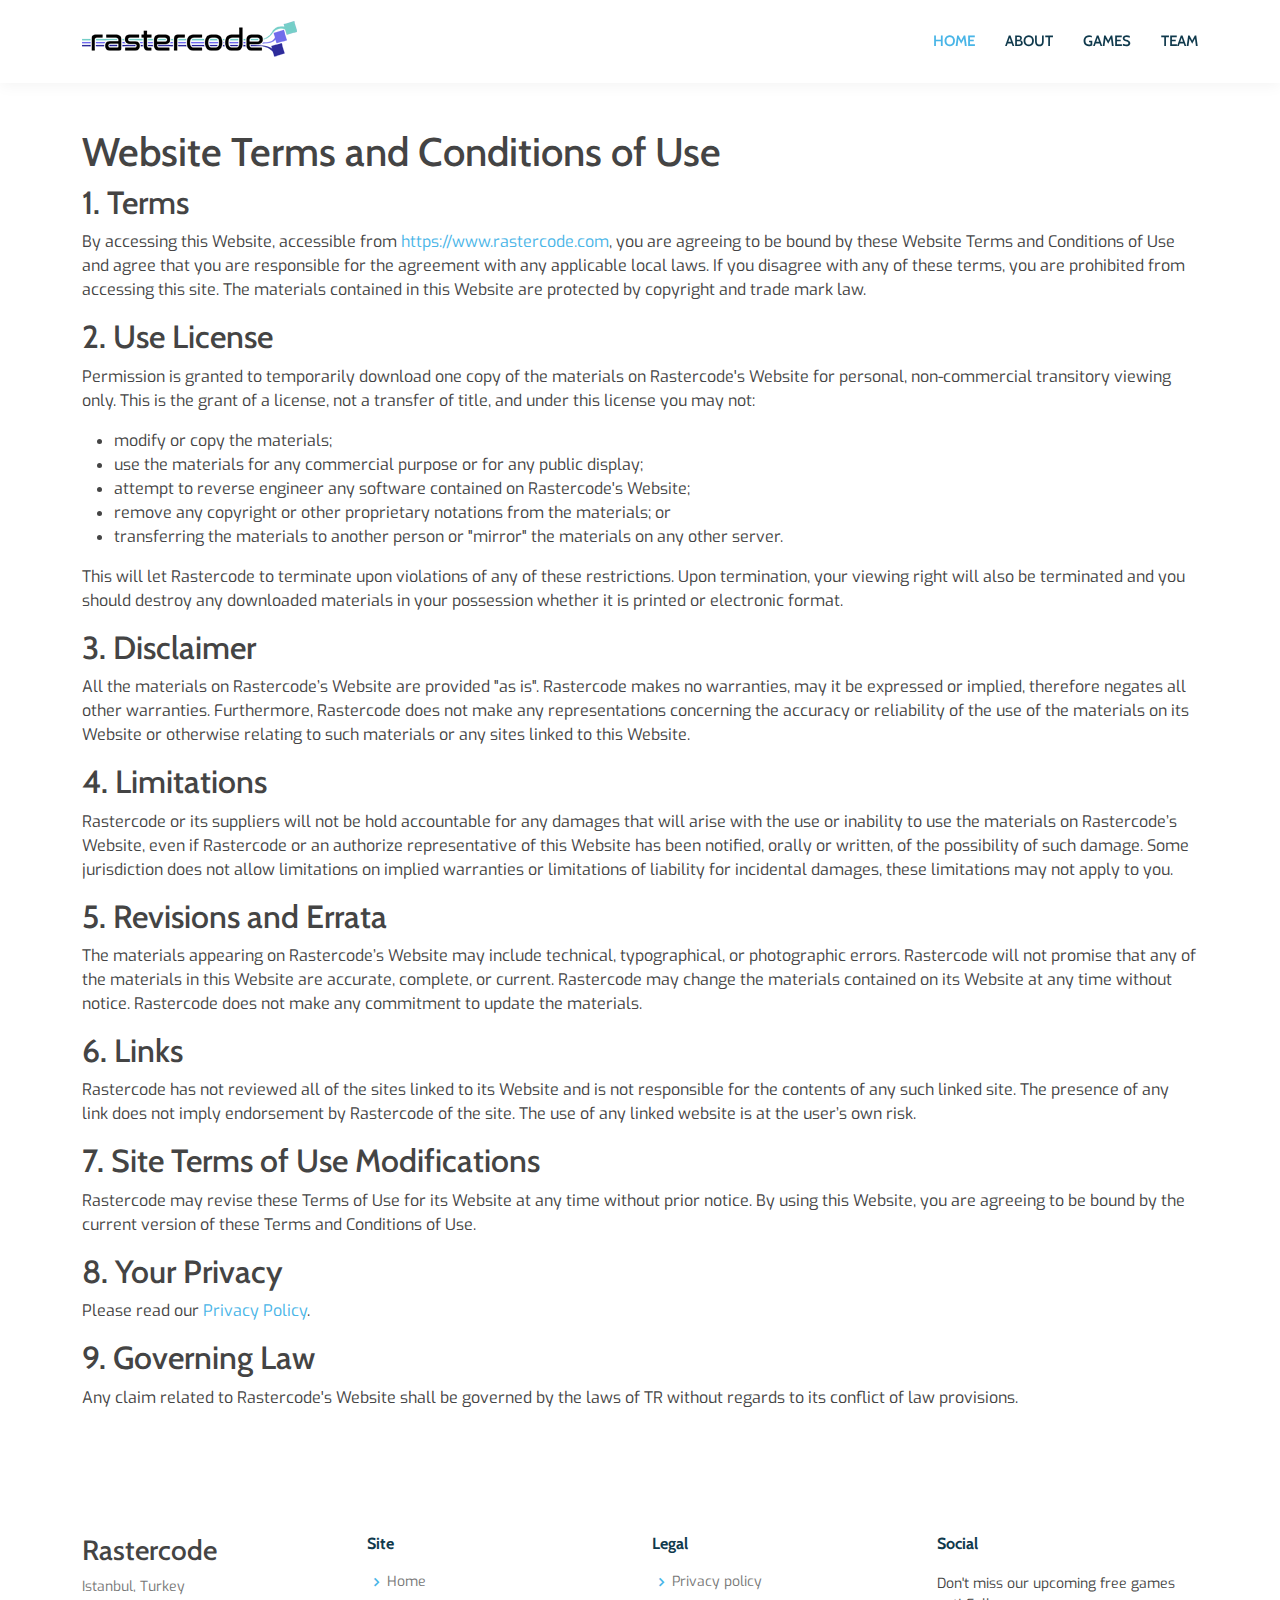
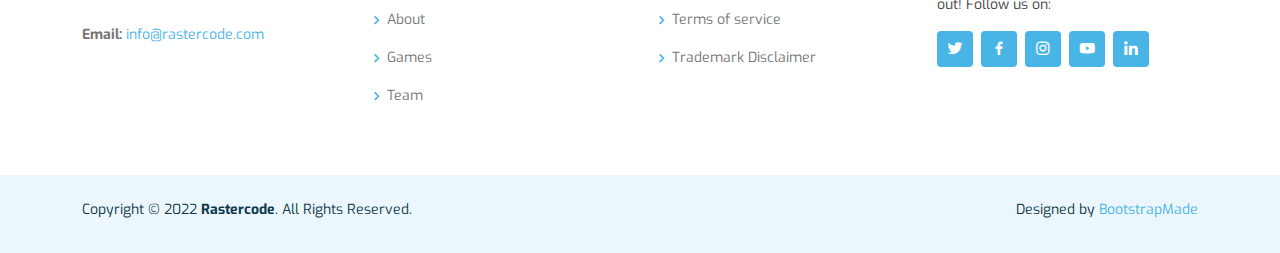
<file: terms.html>
<!DOCTYPE html>
<html lang="en">

<head>
  <!-- Global site tag (gtag.js) - Google Analytics -->
  <script async src="https://www.googletagmanager.com/gtag/js?id=G-9CVNKBS6TQ"></script>
  <script>
    window.dataLayer = window.dataLayer || [];
    function gtag(){dataLayer.push(arguments);}
    gtag('js', new Date());

    gtag('config', 'G-9CVNKBS6TQ');
  </script>

  <meta charset="utf-8">
  <meta name="viewport" content="width=device-width, initial-scale=1.0">

  <title>Rastercode Terms of Service</title>

  <!-- Favicons -->
  <link href="assets/img/favicon.png" rel="icon">
  <link href="assets/img/apple-touch-icon.png" rel="apple-touch-icon">

  <!-- Google Fonts -->
  <link rel="preconnect" href="https://fonts.googleapis.com">
  <link rel="preconnect" href="https://fonts.gstatic.com" crossorigin>
  <link href="https://fonts.googleapis.com/css?family=Exo:400,400i,700,700i|Cabin:400,400i,700,700i" rel="stylesheet">

  <!-- Vendor CSS Files -->
  <link href="assets/vendor/bootstrap/css/bootstrap.min.css" rel="stylesheet">
  <link href="assets/vendor/bootstrap-icons/bootstrap-icons.css" rel="stylesheet">
  <link href="assets/vendor/boxicons/css/boxicons.min.css" rel="stylesheet">

  <!-- Template Main CSS File -->
  <link href="assets/css/style.css" rel="stylesheet">

  <!-- =======================================================
  * Template Name: Butterfly - v4.7.0
  * Template URL: https://bootstrapmade.com/butterfly-free-bootstrap-theme/
  * Author: BootstrapMade.com
  * License: https://bootstrapmade.com/license/
  ======================================================== -->
</head>

<body>

  <!-- ======= Header ======= -->
  <header id="header" class="fixed-top">
    <div class="container d-flex align-items-center justify-content-between">

      <a href="index.html" class="logo"><img src="assets/img/logo.png" alt="" class="img-fluid"></a>

      <nav id="navbar" class="navbar">
        <ul>
          <li><a class="nav-link scrollto active" href="index.html#hero">Home</a></li>
          <li><a class="nav-link scrollto" href="index.html#about">About</a></li>
          <li><a class="nav-link scrollto" href="index.html#gallery">Games</a></li>
          <li><a class="nav-link scrollto" href="index.html#team">Team</a></li>
        </ul>
        <i class="bi bi-list mobile-nav-toggle"></i>
      </nav><!-- .navbar -->

    </div>
  </header><!-- End Header -->

  <main id="main">
    <div class="container">

    <div class="col-12" style="margin-top: 5em; padding: 3em 0em;">

        <!-- Terms of Service has been created with the help of the <a href="https://www.termsofservicegenerator.net">Terms Of Service Generator</a> -->

        <h1>Website Terms and Conditions of Use</h1>

        <h2>1. Terms</h2>

        <p>By accessing this Website, accessible from <a href="https://www.rastercode.com">https://www.rastercode.com</a>, you are agreeing to be bound by these Website Terms and Conditions of Use and agree that you are responsible for the agreement with any
            applicable local laws. If you disagree with any of these terms, you are prohibited from accessing this site. The materials contained in this Website are protected by copyright and trade mark law.</p>

        <h2>2. Use License</h2>

        <p>Permission is granted to temporarily download one copy of the materials on Rastercode's Website for personal, non-commercial transitory viewing only. This is the grant of a license, not a transfer of title, and under this license you may not:</p>

        <ul>
            <li>modify or copy the materials;</li>
            <li>use the materials for any commercial purpose or for any public display;</li>
            <li>attempt to reverse engineer any software contained on Rastercode's Website;</li>
            <li>remove any copyright or other proprietary notations from the materials; or</li>
            <li>transferring the materials to another person or "mirror" the materials on any other server.</li>
        </ul>

        <p>This will let Rastercode to terminate upon violations of any of these restrictions. Upon termination, your viewing right will also be terminated and you should destroy any downloaded materials in your possession whether it is printed or electronic
            format.</p>

        <h2>3. Disclaimer</h2>

        <p>All the materials on Rastercode’s Website are provided "as is". Rastercode makes no warranties, may it be expressed or implied, therefore negates all other warranties. Furthermore, Rastercode does not make any representations concerning the accuracy
            or reliability of the use of the materials on its Website or otherwise relating to such materials or any sites linked to this Website.</p>

        <h2>4. Limitations</h2>

        <p>Rastercode or its suppliers will not be hold accountable for any damages that will arise with the use or inability to use the materials on Rastercode’s Website, even if Rastercode or an authorize representative of this Website has been notified,
            orally or written, of the possibility of such damage. Some jurisdiction does not allow limitations on implied warranties or limitations of liability for incidental damages, these limitations may not apply to you.</p>

        <h2>5. Revisions and Errata</h2>

        <p>The materials appearing on Rastercode’s Website may include technical, typographical, or photographic errors. Rastercode will not promise that any of the materials in this Website are accurate, complete, or current. Rastercode may change the materials
            contained on its Website at any time without notice. Rastercode does not make any commitment to update the materials.</p>

        <h2>6. Links</h2>

        <p>Rastercode has not reviewed all of the sites linked to its Website and is not responsible for the contents of any such linked site. The presence of any link does not imply endorsement by Rastercode of the site. The use of any linked website is
            at the user’s own risk.</p>

        <h2>7. Site Terms of Use Modifications</h2>

        <p>Rastercode may revise these Terms of Use for its Website at any time without prior notice. By using this Website, you are agreeing to be bound by the current version of these Terms and Conditions of Use.</p>

        <h2>8. Your Privacy</h2>

        <p>Please read our <a href="privacy.html">Privacy Policy</a>.</p>

        <h2>9. Governing Law</h2>

        <p>Any claim related to Rastercode's Website shall be governed by the laws of TR without regards to its conflict of law provisions.</p>

    </div>

    </div>
  </main><!-- End #main -->

  <!-- ======= Footer ======= -->
  <footer id="footer">

    <div class="footer-top">
      <div class="container">
        <div class="row">

          <div class="col-lg-3 col-md-6 footer-contact">
            <h3>Rastercode</h3>
            <p>
              Istanbul, Turkey<br><br>
              <strong>Email:</strong> <a href="mailto:info@rastercode.com">info@rastercode.com</a><br>
            </p>
          </div>

          <div class="col-lg-3 col-md-6 footer-links">
            <h4>Site</h4>
            <ul>
              <li><i class="bx bx-chevron-right"></i> <a href="index.html#hero">Home</a></li>
              <li><i class="bx bx-chevron-right"></i> <a href="index.html#about">About</a></li>
              <li><i class="bx bx-chevron-right"></i> <a href="index.html#gallery">Games</a></li>
              <li><i class="bx bx-chevron-right"></i> <a href="index.html#Team">Team</a></li>
           </ul>
          </div>

          <div class="col-lg-3 col-md-6 footer-links">
            <h4>Legal</h4>
            <ul>
              <li><i class="bx bx-chevron-right"></i> <a href="privacy.html">Privacy policy</a></li>
              <li><i class="bx bx-chevron-right"></i> <a href="terms.html">Terms of service</a></li>
              <li><i class="bx bx-chevron-right"></i> <a href="disclaimer.html">Trademark Disclaimer</a></li>
            </ul>
          </div>

          <div class="col-lg-3 col-md-6 footer-links">
            <h4>Social</h4>
            <p>Don't miss our upcoming free games out! Follow us on:</p>
            <div class="social-links mt-3">
              <a href="https://twitter.com/rastercode" class="twitter"><i class="bx bxl-twitter"></i></a>
              <a href="https://www.facebook.com/rastercode" class="facebook"><i class="bx bxl-facebook"></i></a>
              <a href="https://www.instagram.com/rastercode" class="instagram"><i class="bx bxl-instagram"></i></a>
              <a href="https://www.youtube.com/channel/UCrK_VNwwLofwg_6Gn7TSOvg" class="youtube"><i class="bx bxl-youtube"></i></a>
              <a href="https://www.linkedin.com/company/rastercode/" class="linkedin"><i class="bx bxl-linkedin"></i></a>
            </div>
          </div>

        </div>
      </div>
    </div>

    <div class="container py-4">
      <div class="copyright">
        Copyright &copy; 2022 <strong><span>Rastercode</span></strong>. All Rights Reserved.
      </div>
      <div class="credits">
        <!-- All the links in the footer should remain intact. -->
        <!-- You can delete the links only if you purchased the pro version. -->
        <!-- Licensing information: https://bootstrapmade.com/license/ -->
        <!-- Purchase the pro version with working PHP/AJAX contact form: https://bootstrapmade.com/butterfly-free-bootstrap-theme/ -->
        Designed by <a href="https://bootstrapmade.com/">BootstrapMade</a>
      </div>
    </div>
  </footer><!-- End Footer -->

  <a href="#" class="back-to-top d-flex align-items-center justify-content-center"><i class="bi bi-arrow-up-short"></i></a>

  <!-- Vendor JS Files -->
  <script src="assets/vendor/bootstrap/js/bootstrap.bundle.min.js"></script>

  <!-- Template Main JS File -->
  <script src="assets/js/main.js"></script>

</body>

</html>
</file>
<file: assets/css/style.css>
/**
* Template Name: Butterfly - v4.7.0
* Template URL: https://bootstrapmade.com/butterfly-free-bootstrap-theme/
* Author: BootstrapMade.com
* License: https://bootstrapmade.com/license/
*/

/*--------------------------------------------------------------
# General
--------------------------------------------------------------*/
body {
  font-family: "Exo", sans-serif;
  color: #444444;
}

a {
  text-decoration: none;
  color: #49b5e7;
}

a:hover {
  color: #76c7ed;
  text-decoration: none;
}

h1, h2, h3, h4, h5, h6 {
  font-family: "Cabin", sans-serif;
}

/*--------------------------------------------------------------
# Back to top button
--------------------------------------------------------------*/
.back-to-top {
  position: fixed;
  visibility: hidden;
  opacity: 0;
  right: 15px;
  bottom: 15px;
  z-index: 996;
  background: #49b5e7;
  width: 40px;
  height: 40px;
  border-radius: 4px;
  transition: all 0.4s;
}
.back-to-top i {
  font-size: 28px;
  color: #fff;
  line-height: 0;
}
.back-to-top:hover {
  background: #6dc4ec;
  color: #fff;
}
.back-to-top.active {
  visibility: visible;
  opacity: 1;
}

/*--------------------------------------------------------------
# Header
--------------------------------------------------------------*/
#header {
  background: #fff;
  transition: all 0.5s;
  z-index: 997;
  padding: 20px 0;
  box-shadow: 0px 2px 15px rgba(0, 0, 0, 0.05);
}
#header .logo {
  font-size: 28px;
  margin: 0;
  padding: 0;
  line-height: 1;
  font-weight: 700;
  letter-spacing: 1px;
  text-transform: uppercase;
  font-family: "Exo", sans-serif;
}
#header .logo a {
  color: #0f394c;
}
#header .logo img {
  max-height: 40px;
}

/*--------------------------------------------------------------
# Navigation Menu
--------------------------------------------------------------*/
/**
* Desktop Navigation 
*/
.navbar {
  padding: 0;
}
.navbar ul {
  margin: 0;
  padding: 0;
  display: flex;
  list-style: none;
  align-items: center;
}
.navbar li {
  position: relative;
}
.navbar a, .navbar a:focus {
  display: flex;
  align-items: center;
  justify-content: space-between;
  padding: 10px 0 10px 30px;
  font-family: "Cabin", sans-serif;
  font-size: 15px;
  font-weight: 600;
  color: #0f394c;
  white-space: nowrap;
  transition: 0.3s;
  text-transform: uppercase;
}
.navbar a i, .navbar a:focus i {
  font-size: 12px;
  line-height: 0;
  margin-left: 5px;
}
.navbar a:hover, .navbar .active, .navbar .active:focus, .navbar li:hover > a {
  color: #49b5e7;
}
.navbar .dropdown ul {
  display: block;
  position: absolute;
  left: 14px;
  top: calc(100% + 30px);
  margin: 0;
  padding: 10px 0;
  z-index: 99;
  opacity: 0;
  visibility: hidden;
  background: #fff;
  box-shadow: 0px 0px 30px rgba(127, 137, 161, 0.25);
  transition: 0.3s;
}
.navbar .dropdown ul li {
  min-width: 200px;
}
.navbar .dropdown ul a {
  padding: 10px 20px;
  font-size: 15px;
  text-transform: none;
  font-weight: 500;
}
.navbar .dropdown ul a i {
  font-size: 12px;
}
.navbar .dropdown ul a:hover, .navbar .dropdown ul .active:hover, .navbar .dropdown ul li:hover > a {
  color: #49b5e7;
}
.navbar .dropdown:hover > ul {
  opacity: 1;
  top: 100%;
  visibility: visible;
}
.navbar .dropdown .dropdown ul {
  top: 0;
  left: calc(100% - 30px);
  visibility: hidden;
}
.navbar .dropdown .dropdown:hover > ul {
  opacity: 1;
  top: 0;
  left: 100%;
  visibility: visible;
}
@media (max-width: 1366px) {
  .navbar .dropdown .dropdown ul {
    left: -90%;
  }
  .navbar .dropdown .dropdown:hover > ul {
    left: -100%;
  }
}

/**
* Mobile Navigation 
*/
.mobile-nav-toggle {
  color: #0f394c;
  font-size: 28px;
  cursor: pointer;
  display: none;
  line-height: 0;
  transition: 0.5s;
}
.mobile-nav-toggle.bi-x {
  color: #fff;
}

@media (max-width: 991px) {
  .mobile-nav-toggle {
    display: block;
  }

  .navbar ul {
    display: none;
  }
}
.navbar-mobile {
  position: fixed;
  overflow: hidden;
  top: 0;
  right: 0;
  left: 0;
  bottom: 0;
  background: rgba(7, 25, 33, 0.9);
  transition: 0.3s;
  z-index: 999;
}
.navbar-mobile .mobile-nav-toggle {
  position: absolute;
  top: 15px;
  right: 15px;
}
.navbar-mobile ul {
  display: block;
  position: absolute;
  top: 55px;
  right: 15px;
  bottom: 15px;
  left: 15px;
  padding: 10px 0;
  background-color: #fff;
  overflow-y: auto;
  transition: 0.3s;
}
.navbar-mobile a, .navbar-mobile a:focus {
  padding: 10px 20px;
  font-size: 15px;
  color: #0f394c;
}
.navbar-mobile a:hover, .navbar-mobile .active, .navbar-mobile li:hover > a {
  color: #49b5e7;
}
.navbar-mobile .getstarted, .navbar-mobile .getstarted:focus {
  margin: 15px;
}
.navbar-mobile .dropdown ul {
  position: static;
  display: none;
  margin: 10px 20px;
  padding: 10px 0;
  z-index: 99;
  opacity: 1;
  visibility: visible;
  background: #fff;
  box-shadow: 0px 0px 30px rgba(127, 137, 161, 0.25);
}
.navbar-mobile .dropdown ul li {
  min-width: 200px;
}
.navbar-mobile .dropdown ul a {
  padding: 10px 20px;
}
.navbar-mobile .dropdown ul a i {
  font-size: 12px;
}
.navbar-mobile .dropdown ul a:hover, .navbar-mobile .dropdown ul .active:hover, .navbar-mobile .dropdown ul li:hover > a {
  color: #49b5e7;
}
.navbar-mobile .dropdown > .dropdown-active {
  display: block;
}

/*--------------------------------------------------------------
# Hero Section
--------------------------------------------------------------*/
#hero {
  width: 100%;
  height: 100vh;
  background: url(../img/hero.jpg) no-repeat;
  background-size: cover;
  background-position: center top 60px;
  background-attachment: fixed;
}
#hero .container {
  padding-top: 84px;
}
#hero h1 {
  margin: 0;
  font-size: 64px;
  font-weight: 700;
  line-height: 56px;
  color: #0f394c;
}
#hero h2 {
  color: #000000;
  margin: 10px 0 0 0;
  font-size: 20px;
}
#hero .btn-get-started {
  font-family: "Cabin", sans-serif;
  font-weight: 500;
  font-size: 16px;
  letter-spacing: 1px;
  display: inline-block;
  padding: 8px 28px;
  border-radius: 3px;
  transition: 0.5s;
  margin-top: 25px;
  color: #fff;
  background: #49b5e7;
  text-transform: uppercase;
}
#hero .btn-get-started:hover {
  background: #76c7ed;
}
#hero .down-arrow {
  font-size: 80px;
}
#hero .down-arrow a {
  color: #343a40;
}
#hero .down-arrow a:hover {
  color: #49b5e7;
}
@media (max-width: 991px) {
  #hero {
    height: 100vh;
    background-position: right 16% top 60px;
    background-attachment: scroll;
    text-align: center;
  }
  #hero h1 {
    color: #0f394c;
  }
  #hero h2 {
    color: #000000;
  }
}
@media (max-width: 768px) {
  #hero h1 {
    font-size: 42px;
    line-height: 38px;
  }
  #hero h2 {
    font-size: 18px;
    line-height: 24px;
  }
  #hero .down-arrow {
    display: none;
  }
}
#hero .bounce {
  -moz-animation: bounce 2s infinite;
  -webkit-animation: bounce 2s infinite;
  animation: bounce 2s infinite;
}
@keyframes bounce {
  0% {
    transform: translateY(0);
  }
  50% {
    transform: translateY(-10px);
  }
}

/*--------------------------------------------------------------
# Sections General
--------------------------------------------------------------*/
section {
  padding: 60px 0;
  overflow: hidden;
}

.section-bg {
  background-color: #f4fbfe;
}

.section-title {
  text-align: center;
  padding-bottom: 30px;
}
.section-title h2 {
  font-size: 32px;
  font-weight: bold;
  text-transform: uppercase;
  margin-bottom: 20px;
  padding-bottom: 0;
  color: #0f394c;
}
.section-title p {
  margin-bottom: 0;
}

/*--------------------------------------------------------------
# About
--------------------------------------------------------------*/
.about .icon-boxes h3 {
  font-size: 28px;
  font-weight: 700;
  color: #0f394c;
  margin-bottom: 15px;
}
.about .icon-box {
  margin-top: 40px;
}
.about .icon-box .icon {
  float: left;
  display: flex;
  align-items: center;
  justify-content: center;
  width: 64px;
  height: 64px;
  border: 2px solid #d0ecf9;
  border-radius: 50px;
  transition: 0.5s;
}
.about .icon-box .icon i {
  color: #49b5e7;
  font-size: 32px;
}
.about .icon-box:hover .icon {
  background: #49b5e7;
  border-color: #49b5e7;
}
.about .icon-box:hover .icon i {
  color: #fff;
}
.about .icon-box .title {
  margin-left: 85px;
  font-weight: 700;
  margin-bottom: 10px;
  font-size: 18px;
}
.about .icon-box .title a {
  color: #343a40;
  transition: 0.3s;
}
.about .icon-box .title a:hover {
  color: #49b5e7;
}
.about .icon-box .description {
  margin-left: 85px;
  line-height: 24px;
  font-size: 14px;
}
.about .play-btn {
  width: 94px;
  height: 94px;
  background: radial-gradient(#49b5e7 50%, rgba(73, 181, 231, 0.4) 52%);
  border-radius: 50%;
  display: block;
  position: absolute;
  left: calc(50% - 47px);
  top: calc(50% - 47px);
  overflow: hidden;
}
.about .play-btn::after {
  content: "";
  position: absolute;
  left: 50%;
  top: 50%;
  transform: translateX(-40%) translateY(-50%);
  width: 0;
  height: 0;
  border-top: 10px solid transparent;
  border-bottom: 10px solid transparent;
  border-left: 15px solid #fff;
  z-index: 100;
  transition: all 400ms cubic-bezier(0.55, 0.055, 0.675, 0.19);
}
.about .play-btn::before {
  content: "";
  position: absolute;
  width: 120px;
  height: 120px;
  -webkit-animation-delay: 0s;
  animation-delay: 0s;
  -webkit-animation: pulsate-btn 2s;
  animation: pulsate-btn 2s;
  -webkit-animation-direction: forwards;
  animation-direction: forwards;
  -webkit-animation-iteration-count: infinite;
  animation-iteration-count: infinite;
  -webkit-animation-timing-function: steps;
  animation-timing-function: steps;
  opacity: 1;
  border-radius: 50%;
  border: 5px solid rgba(73, 181, 231, 0.7);
  top: -15%;
  left: -15%;
  background: rgba(198, 16, 0, 0);
}
.about .play-btn:hover::after {
  border-left: 15px solid #49b5e7;
  transform: scale(20);
}
.about .play-btn:hover::before {
  content: "";
  position: absolute;
  left: 50%;
  top: 50%;
  transform: translateX(-40%) translateY(-50%);
  width: 0;
  height: 0;
  border: none;
  border-top: 10px solid transparent;
  border-bottom: 10px solid transparent;
  border-left: 15px solid #fff;
  z-index: 200;
  -webkit-animation: none;
  animation: none;
  border-radius: 0;
}

@-webkit-keyframes pulsate-btn {
  0% {
    transform: scale(0.6, 0.6);
    opacity: 1;
  }
  100% {
    transform: scale(1, 1);
    opacity: 0;
  }
}

@keyframes pulsate-btn {
  0% {
    transform: scale(0.6, 0.6);
    opacity: 1;
  }
  100% {
    transform: scale(1, 1);
    opacity: 0;
  }
}

/*--------------------------------------------------------------
# Clients
--------------------------------------------------------------*/
.clients .clients-wrap {
  border-top: 1px solid #eee;
  border-left: 1px solid #eee;
}
.clients .client-logo {
  padding: 25px;
  display: flex;
  justify-content: center;
  align-items: center;
  border-right: 1px solid #eee;
  border-bottom: 1px solid #eee;
  overflow: hidden;
  background: #fff;
  height: 120px;
}
.clients .client-logo img {
  height: 100%;
  filter: grayscale(100%);
  transition: 0.3s;
}
.clients .client-logo:hover img {
  filter: none;
  transform: scale(1.2);
}
.clients img {
  transition: all 0.4s ease-in-out;
}
@media (max-width: 768px) {
  .clients .client-logo img {
    height: 80%;
  }
}

/*--------------------------------------------------------------
# Team
--------------------------------------------------------------*/
.team .member {
  margin-bottom: 20px;
  overflow: hidden;
  border-radius: 5px;
  background: #fff;
  box-shadow: 0px 2px 15px rgba(0, 0, 0, 0.1);
}
.team .member .member-img {
  position: relative;
  overflow: hidden;
}
.team .member .social {
  position: absolute;
  left: 0;
  bottom: 30px;
  right: 0;
  opacity: 0;
  transition: ease-in-out 0.3s;
  text-align: center;
}
.team .member .social a {
  transition: color 0.3s;
  color: #0f394c;
  margin: 0 3px;
  border-radius: 50px;
  width: 36px;
  height: 36px;
  background: rgba(73, 181, 231, 0.8);
  display: inline-flex;
  align-items: center;
  justify-content: center;
  transition: ease-in-out 0.3s;
  color: #fff;
}
.team .member .social a:hover {
  background: #76c7ed;
}
.team .member .social i {
  font-size: 18px;
  line-height: 0;
}
.team .member .member-info {
  padding: 25px 15px;
}
.team .member .member-info h4 {
  font-weight: 700;
  margin-bottom: 5px;
  font-size: 18px;
  color: #0f394c;
}
.team .member .member-info span {
  display: block;
  font-size: 13px;
  font-weight: 400;
  color: #444444;
}
.team .member .member-info p {
  font-style: italic;
  font-size: 14px;
  line-height: 26px;
  color: #777777;
}
.team .member:hover .social {
  opacity: 1;
  bottom: 15px;
}

/*--------------------------------------------------------------
# Gallery
--------------------------------------------------------------*/
.gallery .gallery-item {
  overflow: hidden;
}
.gallery .gallery-item img {
  transition: all ease-in-out 0.4s;
}
.gallery .gallery-item:hover img {
  transform: scale(1.1);
}
@media (max-width: 768px) {
  .gallery .gallery-item {
    border-right: 3px solid #fff;
    border-bottom: 3px solid #fff;
  }
}

/*--------------------------------------------------------------
# Footer
--------------------------------------------------------------*/
#footer {
  background: #fff;
  padding: 0 0 30px 0;
  color: #444444;
  font-size: 14px;
  background: #ebf7fc;
}
#footer .footer-newsletter {
  padding: 50px 0;
  background: #f0f9fd;
  text-align: center;
  font-size: 15px;
}
#footer .footer-newsletter h4 {
  font-size: 24px;
  margin: 0 0 20px 0;
  padding: 0;
  line-height: 1;
  font-weight: 600;
  color: #0f394c;
}
#footer .footer-newsletter form {
  margin-top: 30px;
  background: #fff;
  padding: 6px 10px;
  position: relative;
  border-radius: 4px;
  box-shadow: 0px 2px 15px rgba(0, 0, 0, 0.1);
  text-align: left;
}
#footer .footer-newsletter form input[type=email] {
  border: 0;
  padding: 4px 8px;
  width: calc(100% - 100px);
}
#footer .footer-newsletter form input[type=submit] {
  position: absolute;
  top: 0;
  right: -2px;
  bottom: 0;
  border: 0;
  background: none;
  font-size: 16px;
  padding: 0 20px;
  background: #49b5e7;
  color: #fff;
  transition: 0.3s;
  border-radius: 0 4px 4px 0;
  box-shadow: 0px 2px 15px rgba(0, 0, 0, 0.1);
}
#footer .footer-newsletter form input[type=submit]:hover {
  background: #1da2e0;
}
#footer .footer-top {
  padding: 60px 0 30px 0;
  background: #fff;
}
#footer .footer-top .footer-contact {
  margin-bottom: 30px;
}
#footer .footer-top .footer-contact h4 {
  font-size: 22px;
  margin: 0 0 30px 0;
  padding: 2px 0 2px 0;
  line-height: 1;
  font-weight: 700;
}
#footer .footer-top .footer-contact p {
  font-size: 14px;
  line-height: 24px;
  margin-bottom: 0;
  font-family: "Exo", sans-serif;
  color: #777777;
}
#footer .footer-top h4 {
  font-size: 16px;
  font-weight: bold;
  color: #0f394c;
  position: relative;
  padding-bottom: 12px;
}
#footer .footer-top .footer-links {
  margin-bottom: 30px;
}
#footer .footer-top .footer-links ul {
  list-style: none;
  padding: 0;
  margin: 0;
}
#footer .footer-top .footer-links ul i {
  padding-right: 2px;
  color: #49b5e7;
  font-size: 18px;
  line-height: 1;
}
#footer .footer-top .footer-links ul li {
  padding: 10px 0;
  display: flex;
  align-items: center;
}
#footer .footer-top .footer-links ul li:first-child {
  padding-top: 0;
}
#footer .footer-top .footer-links ul a {
  color: #777777;
  transition: 0.3s;
  display: inline-block;
  line-height: 1;
}
#footer .footer-top .footer-links ul a:hover {
  text-decoration: none;
  color: #49b5e7;
}
#footer .footer-top .social-links a {
  font-size: 18px;
  display: inline-block;
  background: #49b5e7;
  color: #fff;
  line-height: 1;
  padding: 8px 0;
  margin-right: 4px;
  border-radius: 4px;
  text-align: center;
  width: 36px;
  height: 36px;
  transition: 0.3s;
}
#footer .footer-top .social-links a:hover {
  background: #1da2e0;
  color: #fff;
  text-decoration: none;
}
#footer .copyright {
  float: left;
  color: #0f394c;
}
#footer .credits {
  float: right;
  color: #0f394c;
}
@media (max-width: 575px) {
  #footer .copyright, #footer .credits {
    float: none;
    text-align: center;
  }
}
</file>
